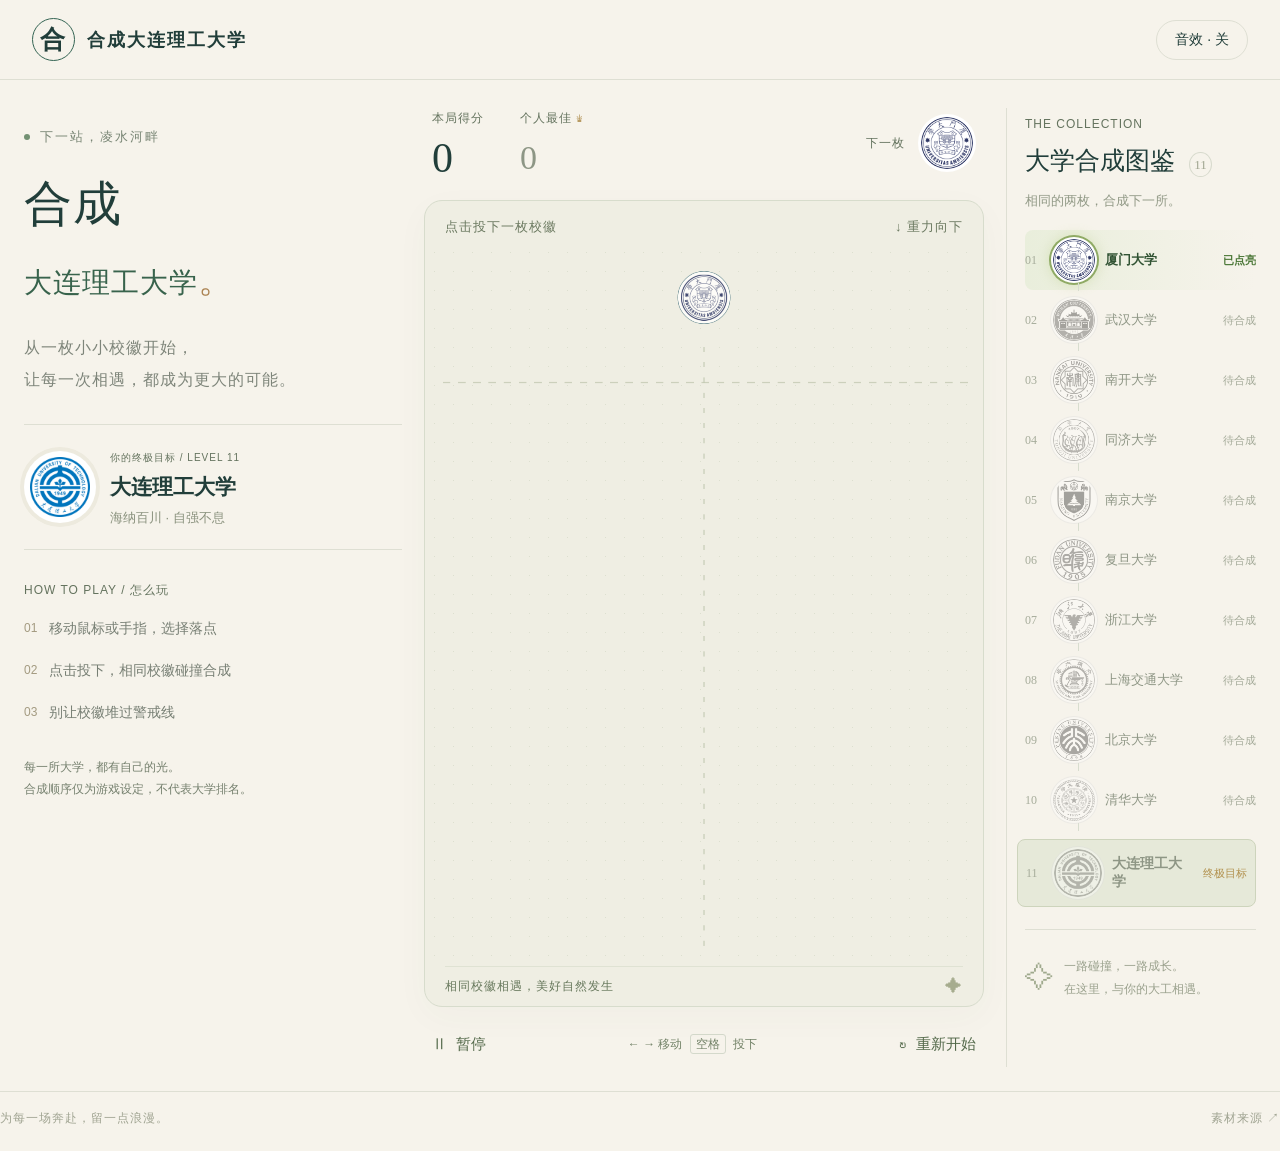
<file: index.html>
<!doctype html>
<html lang="zh-CN"><head><meta charset="UTF-8"><meta name="viewport" content="width=device-width,initial-scale=1,viewport-fit=cover"><meta name="theme-color" content="#f6f3eb"><title>合成大连理工大学</title><link rel="stylesheet" href="style.css?v=unified-mobile-5"></head>
<body><header><a class="brand" href="./"><span class="brand-icon">合</span><span>合成大连理工大学</span></a><button id="sound" aria-label="切换音效">音效 · 关</button></header>
<main><section class="intro"><div class="eyebrow"><span></span> 下一站，凌水河畔</div><h1>合成<br><em>大连理工大学</em><span class="title-dot">。</span></h1><p class="lead">从一枚小小校徽开始，<br>让每一次相遇，都成为更大的可能。</p><div class="target"><div class="target-seal"><img src="assets/icons/10.png" alt="大连理工大学校徽"></div><div><span class="micro">你的终极目标 / LEVEL 11</span><h2>大连理工大学</h2><p>海纳百川 · 自强不息</p></div><span class="star">✦</span></div><div class="instructions"><span class="micro">HOW TO PLAY / 怎么玩</span><p><b>01</b><span>移动鼠标或手指，选择落点</span></p><p><b>02</b><span>点击投下，相同校徽碰撞合成</span></p><p><b>03</b><span>别让校徽堆过警戒线</span></p></div><div class="note">每一所大学，都有自己的光。<br>合成顺序仅为游戏设定，不代表大学排名。</div></section>
<section class="game-column"><div class="scorebar"><div><span class="micro">本局得分</span><strong id="score">0</strong></div><div class="best"><span class="micro">个人最佳 <span>♛</span></span><strong id="best">0</strong></div><div class="next"><span class="micro">下一枚</span><img id="next" alt="下一枚校徽"></div></div><div class="board-wrap"><div class="board-label"><span id="status">点击投下一枚校徽</span><span>↓ 重力向下</span></div><div id="game" tabindex="0" role="application" aria-label="校徽合成游戏：左右方向键移动，空格投下，P暂停"><div id="boot-status" role="status"><span id="boot-message">正在加载校徽…</span><button id="boot-retry" hidden>重新加载</button></div></div><div id="overlay" class="overlay" hidden><div><span class="micro" id="overlay-tag">TAKE A BREAK</span><h2 id="overlay-title">休息一下</h2><p id="overlay-text">你的校徽正在原地等你。</p><button id="continue" class="primary">继续游戏 →</button><button id="over-restart">重新开始</button></div></div><div class="board-bottom"><span>相同校徽相遇，美好自然发生</span><span>✦</span></div></div><div class="controls"><button id="pause">Ⅱ <span>暂停</span></button><span class="keyboard">← → 移动 <kbd>空格</kbd> 投下</span><button id="restart">↻ <span>重新开始</span></button></div></section>
<aside class="collection"><div class="collection-head"><span class="micro">THE COLLECTION</span><h2>大学合成图鉴 <span>11</span></h2><p>相同的两枚，合成下一所。</p></div><ol id="levels"></ol><div class="collection-foot"><span>✧</span><p>一路碰撞，一路成长。<br>在这里，与你的大工相遇。</p></div></aside></main><footer><span>为每一场奔赴，留一点浪漫。</span><span><a href="credits.html" target="_blank">素材来源 ↗</a></span></footer><div id="toast" role="status"></div><script src="boot.js?v=unified-mobile-5"></script></body></html>
</file>
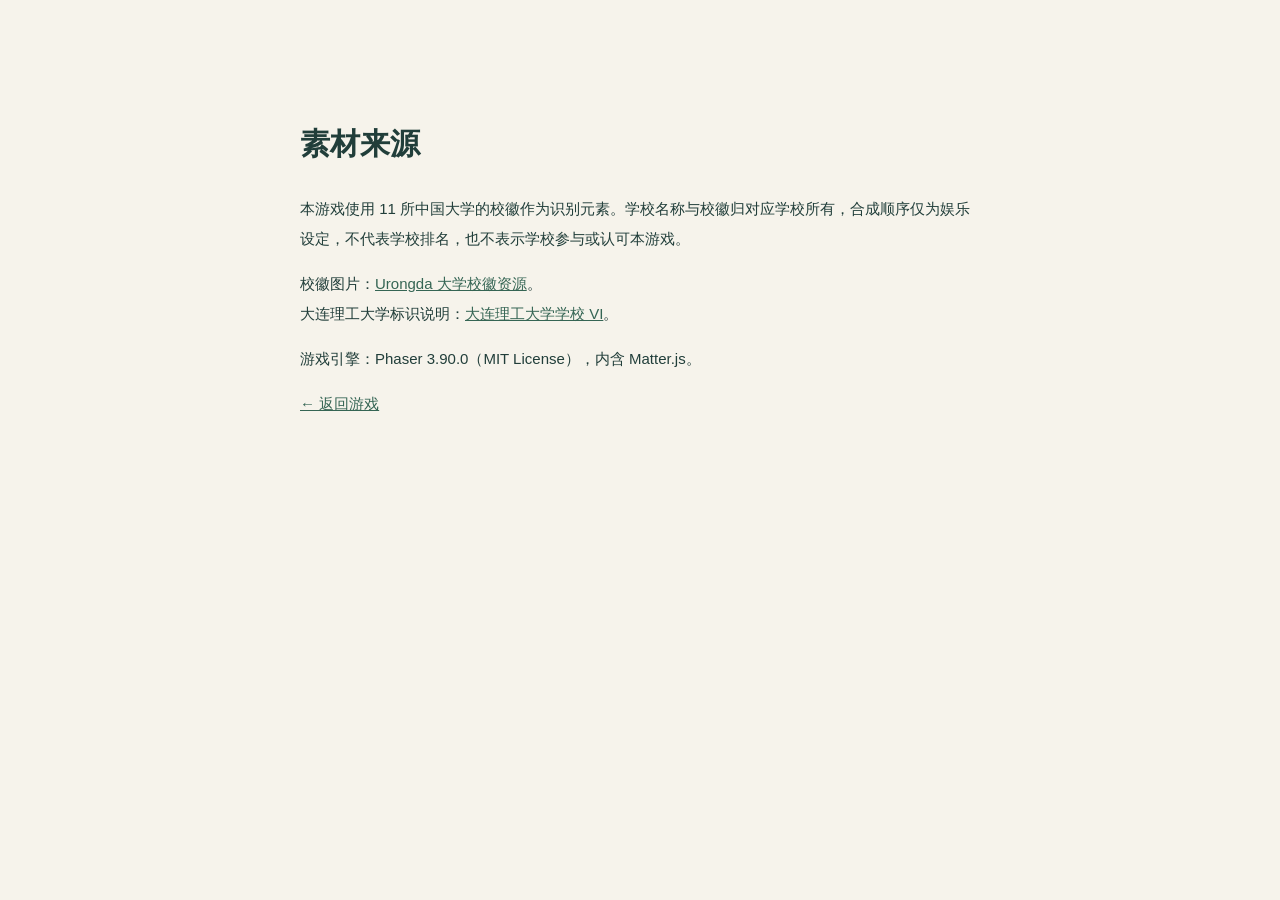
<file: credits.html>
<!doctype html><html lang="zh-CN"><meta charset="utf-8"><meta name="viewport" content="width=device-width,initial-scale=1"><title>素材来源 · 合成大连理工大学</title><style>body{max-width:680px;margin:70px auto;padding:24px;background:#f6f3eb;color:#213e3a;font:15px/2 sans-serif}a{color:#356554}</style><h1>素材来源</h1><p>本游戏使用 11 所中国大学的校徽作为识别元素。学校名称与校徽归对应学校所有，合成顺序仅为娱乐设定，不代表学校排名，也不表示学校参与或认可本游戏。</p><p>校徽图片：<a href="https://www.urongda.com/logos">Urongda 大学校徽资源</a>。<br>大连理工大学标识说明：<a href="https://www.dlut.edu.cn/xxgk/dxwh/xxVI.htm">大连理工大学学校 VI</a>。</p><p>游戏引擎：Phaser 3.90.0（MIT License），内含 Matter.js。</p><p><a href="./">← 返回游戏</a></p></html>
</file>
<file: style.css>
@charset "UTF-8";
:root{--paper:#f6f3eb;--ink:#213e3a;--muted:#89918a;--green:#356554;--line:#dedfd3;--gold:#aa8150}*{box-sizing:border-box}body{margin:0;background:var(--paper);color:var(--ink);font-family:"Microsoft YaHei","PingFang SC",sans-serif}button,a{-webkit-tap-highlight-color:transparent}button{cursor:pointer;font:inherit;color:inherit;background:transparent;border:0}button:hover{color:#9b7041}button:focus-visible,a:focus-visible,#game:focus-visible{outline:2px solid var(--green);outline-offset:4px}header{max-width:1440px;margin:auto;height:100px;display:flex;align-items:center;justify-content:space-between;padding:0 5%;border-bottom:1px solid var(--line)}.brand{display:flex;align-items:center;gap:12px;color:inherit;text-decoration:none;font-size:15px;font-weight:700;letter-spacing:2px}.brand-icon{font-family:serif;font-size:25px;border:1px solid var(--green);border-radius:50%;width:43px;height:43px;display:grid;place-items:center}.brand small{display:block;font-size:8px;font-weight:400;letter-spacing:2px;margin-top:6px}.edition{font-size:11px;letter-spacing:2px;color:#7c8479}.edition i{display:inline-block;height:3px;width:3px;background:#a49a7e;margin:0 12px;border-radius:50%}#sound{font-size:11px;border:1px solid var(--line);border-radius:20px;padding:9px 15px}main{max-width:1340px;margin:38px auto 30px;display:grid;grid-template-columns:minmax(260px,1fr) minmax(370px,440px) 250px;gap:48px;padding:0 34px}.intro{padding-top:34px}.eyebrow{font-size:11px;letter-spacing:3px;color:#798675;display:flex;align-items:center;gap:10px}.eyebrow>span{width:6px;height:6px;background:#739173;border-radius:50%}h1{font-family:"STSong","SimSun",serif;font-weight:500;font-size:47px;line-height:1.5;letter-spacing:1px;margin:22px 0 20px;white-space:nowrap}h1 em{font-style:normal;color:#38634c;font-size:39px}.title-dot{color:var(--gold);font-size:36px}.lead{font-size:13px;line-height:2.2;color:#7e857a;letter-spacing:1px}.target{border-block:1px solid var(--line);display:flex;gap:14px;align-items:center;margin-top:34px;padding:22px 0}.target-seal{height:67px;width:67px;background:#fff;border-radius:50%;padding:7px;box-shadow:0 0 0 4px #edeade}.target img{width:100%;height:100%;object-fit:contain}.micro{font-size:9px;letter-spacing:1.5px;color:#889080}.target .micro{font-size:8px;letter-spacing:1px}.target h2{font-family:SimSun,serif;font-size:18px;margin:8px 0}.target p{font-size:10px;color:#89917d;margin:0}.star{color:var(--gold);font-size:22px;margin-left:auto}.instructions{margin-top:30px}.instructions p{display:flex;gap:16px;align-items:center;font-size:11px;color:#777f74;margin:17px 0}.instructions b{font-size:10px;color:#a39a80;font-weight:400}.note{font-size:9px;line-height:2;color:#a0a295;margin-top:30px}.game-column{min-width:0}.scorebar{height:83px;display:flex;align-items:flex-start;padding:0 8px;gap:32px}.scorebar strong{display:block;font-size:32px;font-family:Georgia,serif;font-weight:400;line-height:1.5}.scorebar .best strong{color:#8d9685;font-size:26px;padding-top:5px}.scorebar .best .micro span{color:#b89b63}.next{display:flex;align-items:center;gap:13px;margin-left:auto;padding-top:6px}.next img{width:41px;height:41px;border-radius:50%;background:white;padding:3px}.board-wrap{position:relative;background:#efeee3;border:1px solid #d7dccc;border-radius:18px;box-shadow:0 10px 35px #3c513b08;overflow:hidden}.board-label{display:flex;justify-content:space-between;padding:17px 21px 4px;font-size:9px;color:#959b8a;letter-spacing:1px}#game{width:100%;aspect-ratio:440/570;touch-action:none;background-image:radial-gradient(#bdc7ae60 .7px,transparent .7px);background-size:19px 19px}#game canvas{display:block;width:100%!important;height:100%!important}.board-bottom{height:34px;border-top:1px solid #dfe2d3;display:flex;justify-content:space-between;align-items:center;margin:0 20px;font-size:8px;letter-spacing:1px;color:#98a08b}.board-bottom>span:last-child{font-size:17px;color:#a6ac8e}.controls{display:flex;align-items:center;justify-content:space-between;margin-top:15px;font-size:10px;color:#77816f}.controls button{padding:10px 5px}.controls button>span{margin-left:5px}.keyboard{font-size:9px;color:#a1a692}kbd{font:inherit;border:1px solid #d4d9cb;padding:2px 5px;border-radius:3px;margin:0 4px}.collection{border-left:1px solid var(--line);padding-left:27px;padding-top:6px}.collection-head h2{font-family:SimSun,serif;font-size:22px;font-weight:400;margin:12px 0}.collection-head h2>span{font-family:Georgia,serif;font-size:13px;color:#9fa48f;border:1px solid #d7dacd;border-radius:50%;padding:4px;margin-left:8px}.collection-head p{font-size:10px;color:#919986;margin:0 0 18px}ol{list-style:none;margin:0;padding:0}.level{display:flex;align-items:center;gap:11px;height:43px;position:relative}.level:after{content:"";position:absolute;left:28px;top:37px;width:1px;height:9px;background:#d8ddcf}.level:last-child:after{display:none}.level img{height:31px;width:31px;object-fit:contain;border-radius:50%;padding:3px;background:#fff;box-shadow:0 0 0 1px #e2e4d7}.level .number{font-family:Georgia,serif;font-size:9px;color:#a6ac9b;width:12px}.level .school{font-size:11px;flex:1}.level .badge{font-size:8px;color:#a4aa99}.level.unlocked .badge{color:#6b8d65}.level.final{margin-top:9px;background:#e6e9d9;border:1px solid #cdd4bc;border-radius:8px;height:50px;padding:0 8px;margin-left:-8px}.level.final .school{font-weight:700;font-size:11px}.level.final img{height:35px;width:35px}.level.final .badge{color:#b2914e}.collection-foot{border-top:1px solid var(--line);display:flex;align-items:center;gap:10px;margin-top:22px;padding-top:13px}.collection-foot>span{font-size:29px;color:#9fa98d}.collection-foot p{font-size:9px;color:#9aa18d;line-height:1.9}footer{display:flex;justify-content:space-between;max-width:1240px;margin:20px auto 0;padding:20px 0 25px;border-top:1px solid var(--line);font-size:9px;letter-spacing:1px;color:#a0a492}footer a{color:inherit;margin-left:15px;text-decoration:none}.overlay{position:absolute;inset:0;background:#f4f3eadd;backdrop-filter:blur(6px);z-index:3;display:grid;place-items:center;text-align:center;padding:22px}.overlay[hidden]{display:none}.overlay h2{font-family:SimSun,serif;font-size:29px;font-weight:400}.overlay p{font-size:12px;color:#7f8c76;line-height:2;max-width:270px}.overlay button{display:block;margin:15px auto;font-size:12px;padding:12px 24px}.primary{background:var(--green);color:white;border-radius:6px}.primary:hover{color:white;background:#244f3f}#toast{position:fixed;bottom:32px;left:50%;transform:translate(-50%,20px);padding:12px 22px;background:#234c3fed;color:white;border-radius:30px;font-size:12px;opacity:0;transition:.25s;pointer-events:none;z-index:5}#toast.show{opacity:1;transform:translate(-50%,0)}@media(min-width:1500px){main{margin-top:55px}}@media(max-width:1150px){main{gap:26px;grid-template-columns:1fr minmax(350px,420px) 205px;padding:0 25px}.collection{padding-left:18px}h1{font-size:39px}h1 em{font-size:31px}.target{gap:10px}.target .micro{font-size:7px}.target-seal{width:52px;height:52px}.star{display:none}footer{margin-inline:25px}}@media(max-width:940px){main{grid-template-columns:minmax(240px,1fr) minmax(340px,440px);max-width:850px}.collection{grid-column:1/-1;border-left:0;border-top:1px solid var(--line);padding:25px 0}.collection ol{display:flex;flex-wrap:wrap;gap:10px}.level{width:calc(25% - 10px)}.level:after{display:none}.level.final{margin:0;width:calc(50% - 10px)}.collection-foot{display:none}}@media(max-width:640px){header{height:73px;padding:0 20px}.brand{font-size:12px}.brand small{font-size:6px}.brand-icon{width:34px;height:34px;font-size:20px}.edition{display:none}main{display:flex;flex-direction:column;margin:21px auto;padding:0 18px;gap:26px;max-width:460px}.intro{padding-top:0}.eyebrow{font-size:9px}.intro h1{font-size:28px;line-height:1.5;margin:10px 0 4px}.intro h1 br{display:none}.intro h1 em{font-size:28px}.title-dot{font-size:24px}.lead,.target,.instructions,.note{display:none}.scorebar{height:72px}.board-label{padding-top:13px}#game{aspect-ratio:440/570}.collection{padding-top:22px}.collection-head h2{font-size:21px}.level{width:calc(50% - 6px)}.level.final{width:100%;margin-top:2px}.keyboard{display:none}footer{margin:0 18px;line-height:2;gap:15px;font-size:8px}.controls{margin-top:5px}#toast{width:max-content;max-width:90%;bottom:22px}}

/* Larger, more legible game UI. Physics remains in the same logical coordinates. */
header{max-width:1640px;height:80px;padding:0 32px}
.brand{font-size:18px}#sound{font-size:14px;padding:10px 18px}
main{max-width:1640px;margin:28px auto 24px;padding:0 32px;gap:32px;grid-template-columns:minmax(230px,1fr) minmax(480px,640px) minmax(260px,300px)}
.intro{padding-top:20px}.eyebrow{font-size:13px;letter-spacing:2px}
h1{font-size:48px;line-height:1.5}h1 em{font-size:clamp(28px,2.7vw,42px)}
.lead{font-size:16px;line-height:2}.micro{font-size:12px;letter-spacing:1px;color:#64735e}
.target{gap:14px;margin-top:28px}.target-seal{width:88px;height:88px;min-width:72px;padding:6px}.target h2{font-size:21px}.target .micro{font-size:10px}.target p{font-size:13px}.star{display:none}
.instructions p{font-size:14px;line-height:1.8;gap:12px}.instructions b{font-size:12px}.note{font-size:12px;line-height:1.9;color:#75806e}
.scorebar{height:92px;gap:36px}.scorebar strong{font-size:42px}.scorebar .best strong{font-size:34px}.next img{width:58px;height:58px;padding:3px}
.board-label{font-size:13px;padding:17px 20px 7px;color:#6c7a61}.board-bottom{font-size:12px;height:40px;color:#68795d}
.controls{font-size:15px;color:#526849}.controls button{padding:13px 8px}.keyboard{font-size:12px;color:#728267}
.collection{padding-left:24px}.collection-head h2{font-size:25px}.collection-head p{font-size:13px;line-height:1.8}
.level{height:60px;gap:12px}.level img{width:46px;height:46px;padding:2px;flex-shrink:0}.level .school{font-size:14px}.level .number{font-size:12px;width:18px}.level .badge{font-size:11px;white-space:nowrap}.level:after{left:53px;top:53px;height:8px}
.level.final{height:68px}.level.final img{width:52px;height:52px}.level.final .school{font-size:14px}.collection-foot p{font-size:12px}
footer{max-width:1576px;margin-inline:auto;font-size:12px;padding:18px 0 24px}.overlay h2{font-size:34px}.overlay p{font-size:16px;max-width:350px}.overlay button{font-size:16px}.overlay .micro{font-size:12px}
@media(min-width:1600px){main{gap:40px;padding-inline:40px}h1 em{font-size:43px}}
@media(min-width:1100px) and (max-width:1290px){main{padding-inline:24px;gap:22px;grid-template-columns:minmax(215px,1fr) minmax(460px,560px) 250px}.collection{padding-left:18px}.target{flex-wrap:wrap}.target-seal{width:72px;height:72px}h1 em{font-size:28px}.level .school{font-size:13px}.level{gap:8px}}
@media(min-width:641px) and (max-width:1099px){main{max-width:980px;padding:0 26px;grid-template-columns:minmax(360px,640px) 260px;gap:24px}.intro{grid-column:1/-1;padding:0}.intro h1{font-size:32px;margin:8px 0}.intro h1 br{display:none}.intro h1 em{font-size:32px}.intro .lead,.intro .target,.intro .instructions,.intro .note{display:none}.collection{grid-column:auto;border-top:0;border-left:1px solid var(--line);padding:8px 0 0 20px}.collection ol{display:block}.level,.level.final{width:100%}.level:after{display:block}.collection-foot{display:flex}.scorebar{height:82px}}
@media(min-width:641px) and (max-width:800px){main{max-width:670px;display:flex;flex-direction:column;padding:0 24px}.collection{border-left:0;border-top:1px solid var(--line);padding:24px 0}.collection ol{display:grid;grid-template-columns:1fr 1fr;gap:4px 22px}.level:after{display:none}.level.final{grid-column:1/-1}.game-column{width:100%}}
@media(max-width:640px){header{height:70px;padding:0 18px}.brand{font-size:15px;letter-spacing:0}#sound{font-size:12px;padding:8px 12px}main{display:flex;max-width:520px;padding:0 14px;margin-top:20px;gap:24px}.intro{padding:0}.intro h1,.intro h1 em{font-size:27px}.eyebrow{font-size:11px}.scorebar{height:82px;gap:26px}.micro{font-size:11px}.scorebar strong{font-size:37px}.scorebar .best strong{font-size:30px}.next{gap:10px}.next img{width:48px;height:48px}.board-label{font-size:11px;padding:15px 15px 7px}.board-bottom{font-size:10px;margin:0 14px;height:34px}.controls{font-size:14px}.collection{padding:22px 0 0}.collection ol{display:grid;grid-template-columns:1fr 1fr;gap:2px 16px}.level{width:100%;height:58px;gap:8px}.level img{width:43px;height:43px}.level .school{font-size:12px}.level .number{font-size:10px;width:14px}.level .badge{display:none}.level.final{grid-column:1/-1;width:100%;margin:5px 0 0}.level.final .badge{display:block}.level:after{display:none}.collection-foot{display:none}footer{margin:0 18px;font-size:10px}.overlay h2{font-size:28px}.overlay p{font-size:14px}}

/* Collection discovery: locked seals are grey; unlocked seals stay in full colour. */
.level img{transition:filter .35s ease,opacity .35s ease,box-shadow .35s ease}
.level:not(.unlocked) img{filter:grayscale(1);opacity:.38;box-shadow:0 0 0 1px #d9ddcf}
.level:not(.unlocked) .school{color:#8e9685}
.level.unlocked{border-radius:8px;background:linear-gradient(90deg,#dce9cc80,transparent)}
.level.unlocked img{filter:none;opacity:1;box-shadow:0 0 0 2px #8faa65,0 0 14px #a9c76b70;animation:seal-unlock .75s ease-out}
.level.unlocked .school{color:#315333;font-weight:600}
.level.unlocked .badge{color:#4c7838;font-weight:600}
.level.final.unlocked{background:#e5eccf;border-color:#a6b46e}
.level.final.unlocked img{box-shadow:0 0 0 2px #bd9c40,0 0 20px #d9ba5d90}
@keyframes seal-unlock{0%{transform:scale(.88);filter:grayscale(1);box-shadow:0 0 0 1px #d9ddcf}45%{transform:scale(1.16);filter:none;box-shadow:0 0 0 5px #a7c76c60,0 0 24px #a7c76caa}100%{transform:scale(1)}}
@media(prefers-reduced-motion:reduce){.level img{transition:none}.level.unlocked img{animation:none}}

/* Padding ratio fallback also supports older embedded browser engines. */
#game{position:relative;height:0;aspect-ratio:auto;padding-bottom:129.545455%}
#game canvas{position:absolute;inset:0}
.mobile-device header{height:58px;padding-inline:14px;padding-top:env(safe-area-inset-top,0px)}
.mobile-device main{display:flex;flex-direction:column;max-width:680px;margin:8px auto 20px;padding:0 12px;gap:18px}
.mobile-device .intro{display:none}
.mobile-device .game-column{width:100%;max-width:var(--mobile-board-width,100%);align-self:center}
.mobile-device .scorebar{height:64px;gap:20px;align-items:flex-start}
.mobile-device .scorebar strong{font-size:30px;line-height:1.3}.mobile-device .scorebar .best strong{font-size:26px;padding-top:1px}
.mobile-device .next{padding-top:0;gap:8px}.mobile-device .next img{width:43px;height:43px}
.mobile-device .board-label{font-size:10px;padding:10px 12px 6px}
.mobile-device .board-bottom{display:none}
.mobile-device .board-wrap{border-radius:12px;box-shadow:none}
.mobile-device .controls{margin-top:3px;font-size:13px}.mobile-device .controls button{min-height:44px;padding:10px}
.mobile-device .keyboard{display:none}
.mobile-device .collection{width:100%;border-left:0;border-top:1px solid var(--line);padding:18px 0 0;grid-column:auto}
.mobile-device .collection ol{display:grid;grid-template-columns:1fr 1fr;gap:2px 12px}
.mobile-device .level{width:100%;height:56px;gap:8px}.mobile-device .level:after{display:none}
.mobile-device .level .school{font-size:12px}.mobile-device .level .badge{display:none}.mobile-device .level.final .badge{display:block}
.mobile-device .level img{width:42px;height:42px;transition:none}
.mobile-device .level.unlocked img{animation:mobile-unlock .35s ease-out;box-shadow:0 0 0 2px #8faa65}
.mobile-device .level.final{grid-column:1/-1;margin:4px 0 0}.mobile-device .level.final img{box-shadow:0 0 0 2px #bd9c40}
.mobile-device .collection-foot{display:none}.mobile-device footer{padding-bottom:max(18px,env(safe-area-inset-bottom,0px))}
.mobile-device .overlay{backdrop-filter:none;-webkit-backdrop-filter:none;background:#f4f3eaf5}
.mobile-device .overlay h2{font-size:26px}.mobile-device .overlay p{font-size:14px}.mobile-device .overlay button{min-height:44px}
@keyframes mobile-unlock{from{transform:scale(.9)}to{transform:scale(1)}}
@media(prefers-reduced-motion:reduce){.mobile-device .level.unlocked img{animation:none}}

/* Explicit edges and pixel height avoid zero-sized canvases in embedded browsers. */
#game canvas{top:0;right:0;bottom:0;left:0}
#boot-status{position:absolute;top:0;right:0;bottom:0;left:0;z-index:9;display:flex;flex-direction:column;align-items:center;justify-content:center;gap:18px;padding:24px;text-align:center;color:#526849;font-size:14px;background:#efeee3}
#boot-status[hidden]{display:none}
#boot-retry{min-height:44px;padding:12px 24px;border-radius:6px;background:#356554;color:#fff}
#boot-retry[hidden]{display:none}
</file>
